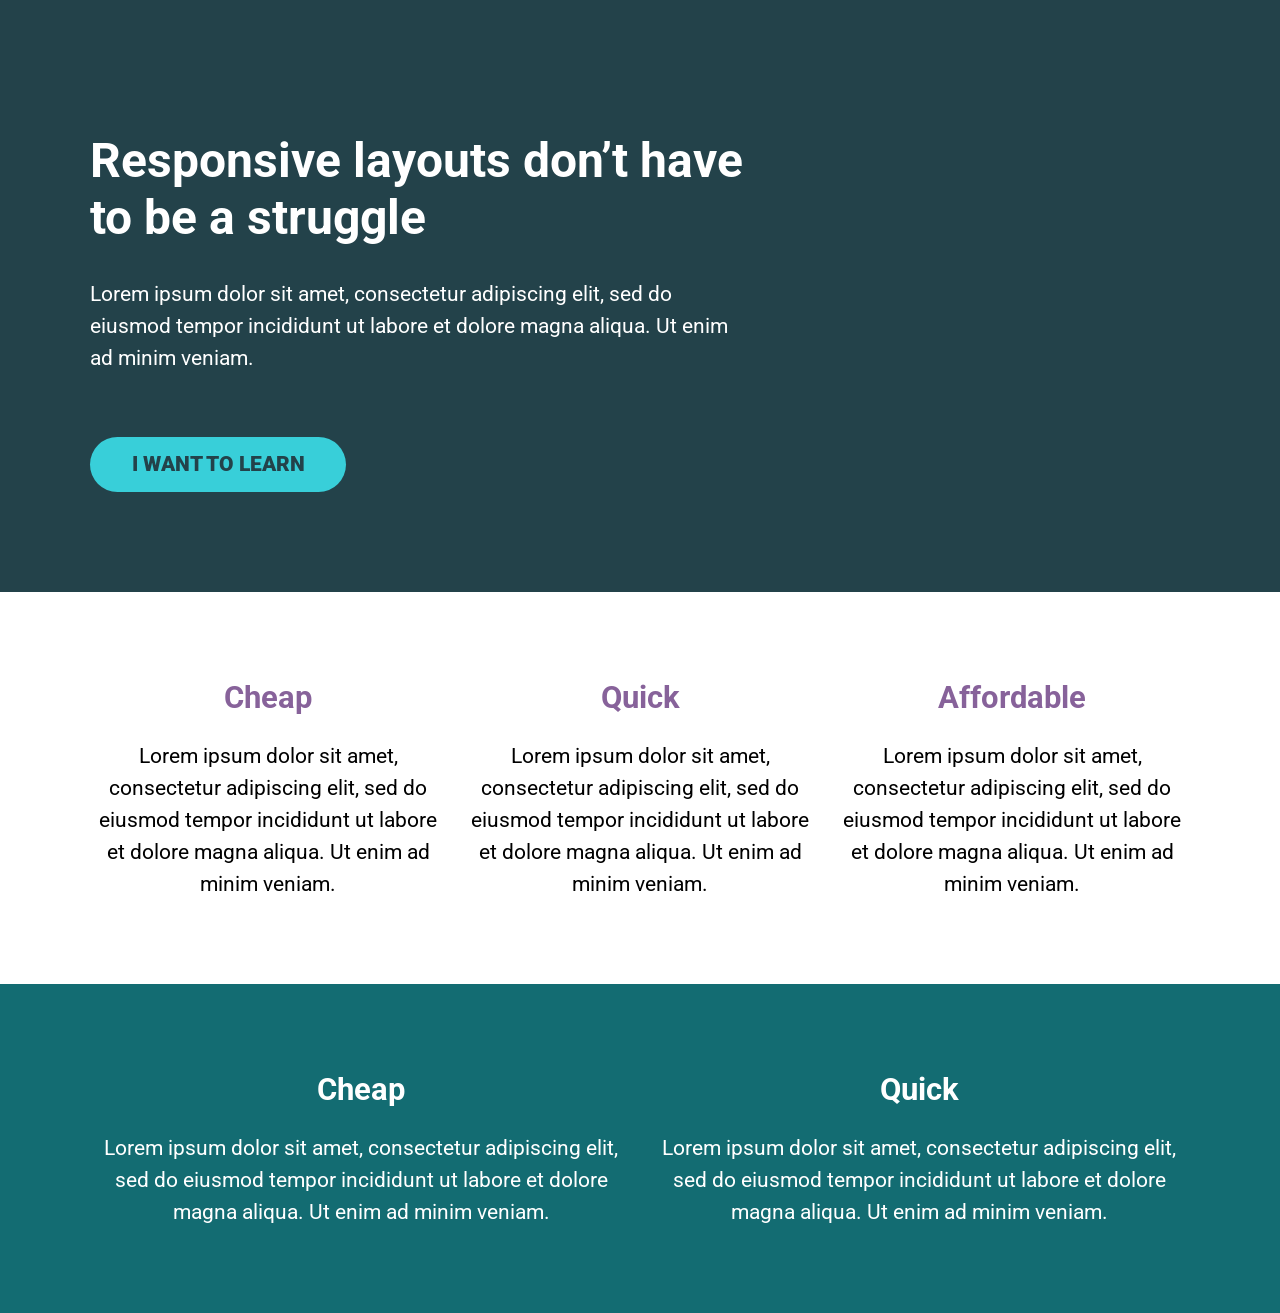
<file: index.html>
<!DOCTYPE html>
<html lang="en">

<head>
    <meta charset="UTF-8">
    <meta name="viewport" content="width=device-width, initial-scale=1.0">
    <title>Challenge time!</title>
    <link href="https://fonts.googleapis.com/css2?family=Roboto:wght@400;900&display=swap" rel="stylesheet">
    <link rel="stylesheet" href="./resources/style.css">
</head>

<body>
    <div class="hero">
        <div class="container">
            <div class="hero__text">
                <h1>Responsive layouts don’t have to be a struggle</h1>
                <p>Lorem ipsum dolor sit amet, consectetur adipiscing elit, sed do eiusmod tempor incididunt ut labore
                    et dolore magna aliqua. Ut enim ad minim veniam.</p>
                <a href="#" class="btn">I want to learn</a>
            </div>
        </div>
    </div>

    <section class="three-col">
        <div class="container row">
            <div class="col">
                <h2>Cheap</h2>
                <p>Lorem ipsum dolor sit amet, consectetur adipiscing elit, sed do eiusmod tempor incididunt ut
                    labore
                    et dolore magna aliqua. Ut enim ad minim veniam.</p>
            </div>
            <div class="col">
                <h2>Quick</h2>
                <p>Lorem ipsum dolor sit amet, consectetur adipiscing elit, sed do eiusmod tempor incididunt ut
                    labore
                    et dolore magna aliqua. Ut enim ad minim veniam.</p>
            </div>
            <div class="col">
                <h2>Affordable</h2>
                <p>Lorem ipsum dolor sit amet, consectetur adipiscing elit, sed do eiusmod tempor incididunt ut
                    labore
                    et dolore magna aliqua. Ut enim ad minim veniam.</p>
            </div>
        </div>
    </section>

    <section class="two-col">
        <div class="container row">
            <div class="col">
                <h2>Cheap</h2>
                <p>Lorem ipsum dolor sit amet, consectetur adipiscing elit, sed do eiusmod tempor incididunt ut
                    labore
                    et
                    dolore magna aliqua. Ut enim ad minim veniam.</p>
            </div>
            <div class="col">
                <h2>Quick</h2>
                <p>Lorem ipsum dolor sit amet, consectetur adipiscing elit, sed do eiusmod tempor incididunt ut
                    labore
                    et
                    dolore magna aliqua. Ut enim ad minim veniam.</p>
            </div>
        </div>
    </section>

</body>

</html>
</file>
<file: resources/style.css>
/* 
////// For this challenge ///////

- You will have to modify the HTML

- You can add new classes in the HTML
  if you need to

// Requirements
1. The headings in the first row must be
   a different color
2. The two .col at the bottom must go next
   to one another
3. The section at the bottom should have
   a dark background color and a different
   color of text
4. I've removed the "gap" that I created,
   so you'll have to add it back in

   */

*, *::before, *::after {
    box-sizing: border-box;
}

body {
    margin: 0;
    font-family: 'Roboto', sans-serif;
    font-size: 1.3rem;
}

.container {
    width: 100%;
    max-width: 1100px;
    margin: 0 auto;
}

.hero {
    padding: 100px 0;
    background-color: #23424A;
    color: #FFF;
}

h1 {
    font-size: 3rem;
}

.hero__text {
    width: 60%;
}

.hero p {
    margin-bottom: 3em;
    line-height: 2rem;
}

.btn {
    display: inline-block;
    text-decoration: none;
    text-transform: uppercase; 
    color: #23424A;
    font-weight: 900;
    background-color: #38CFD9;
    padding: .75em 2em;
    border-radius: 100px;
}

.btn:hover,
.btn:focus {
    opacity: .75; 
}


/* BOTH SECTIONS */
.row {
    display: flex;
    gap: 1rem;
}

.col {
    /* these are now flex items */
    width: 100%;
    padding: 4rem 0;
}


/* THREE COLS */
.three-col {
    text-align: center;
    line-height: 2rem;
}

.three-col h2 {
    color: #87629A;
}


/* TWO-COLS */
.two-col {
    background-color: #136C72;
    color: white;
    text-align: center;
    line-height: 2rem;
}
</file>
